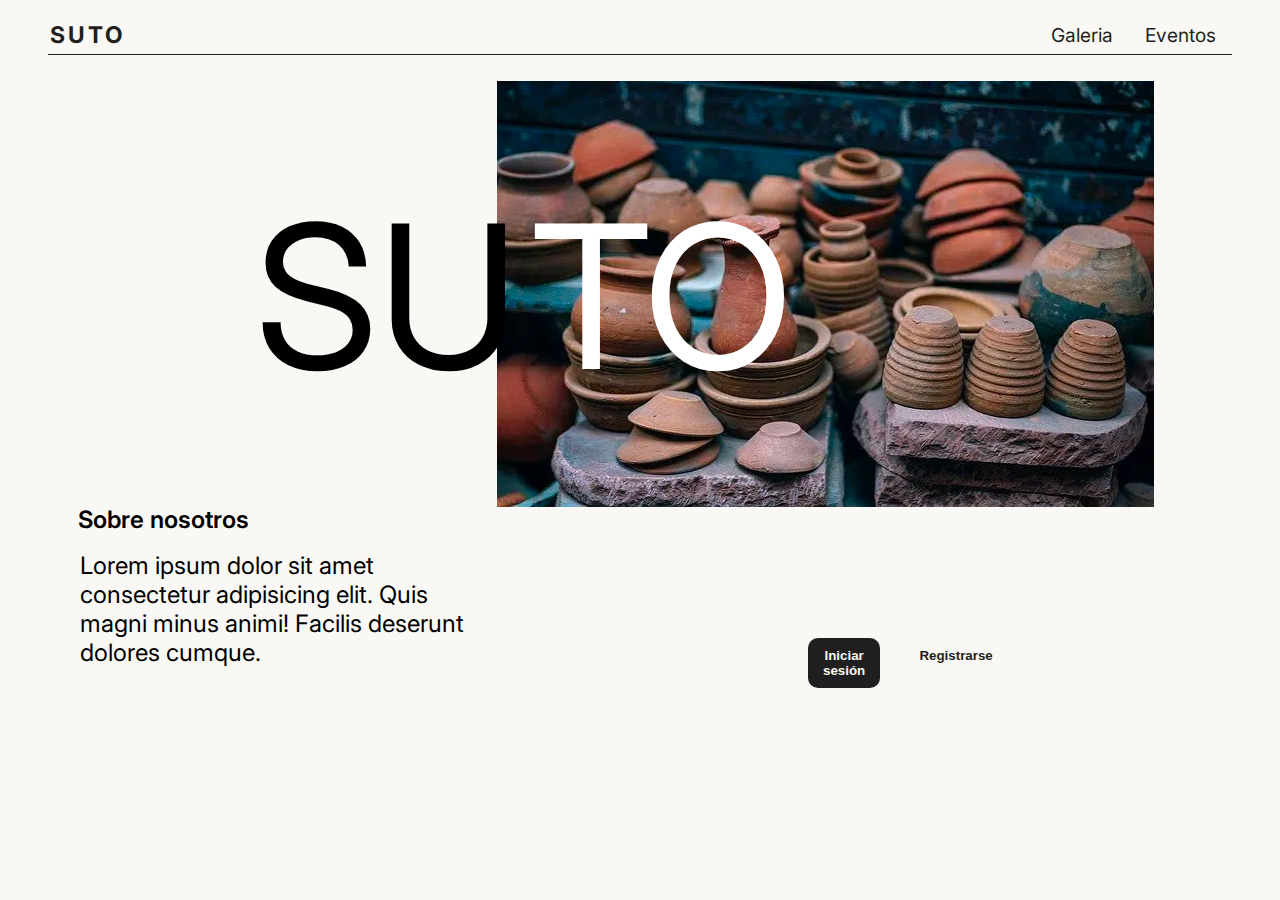
<file: index.html>
<!DOCTYPE html>
<html lang="en">
<head>
    <meta charset="UTF-8">
    <meta http-equiv="X-UA-Compatible" content="IE=edge">
    <meta name="viewport" content="width=device-width, initial-scale=1.0">
    <link rel="stylesheet" href="styles.css">
    <title>Suto</title>
</head>
<body>
    <header class="header">
        <div class="head_cont logo_nav">
            <a href="/index.html" class="logo"><b>SUTO</b></a>
            <nav class="navigation">
                <ul>
                    <li> <a href="/galeria.html">Galeria</a></li>
                    <li> <a href="/eventos.html">Eventos</a></li>
                </ul>
            </nav>
        </div>
    </header>
    <main class="indexBx">
        <div>
            <img class="imgIndex" src="/Imagenes/imgLogin/login.png" alt="Imagen de inicio">
        </div>
        <div class="text">
            <P class="su">SU</P>
        </div>
        <div class="text">
            <P class="to">TO</P>
        </div>
        <div>
            <h3 class="titulo">Sobre nosotros</h3>
        </div>
        <div>
            <p class="description">Lorem ipsum dolor sit amet consectetur adipisicing elit. Quis magni minus animi! Facilis deserunt dolores cumque.</p>
        </div>
        <div class="buttoms">
            <a href="/login.html"><button class="sign">Iniciar sesión</button></a>
            <button class="log">Registrarse</button>
        </div>


    </main>
</body>
</html>
</file>
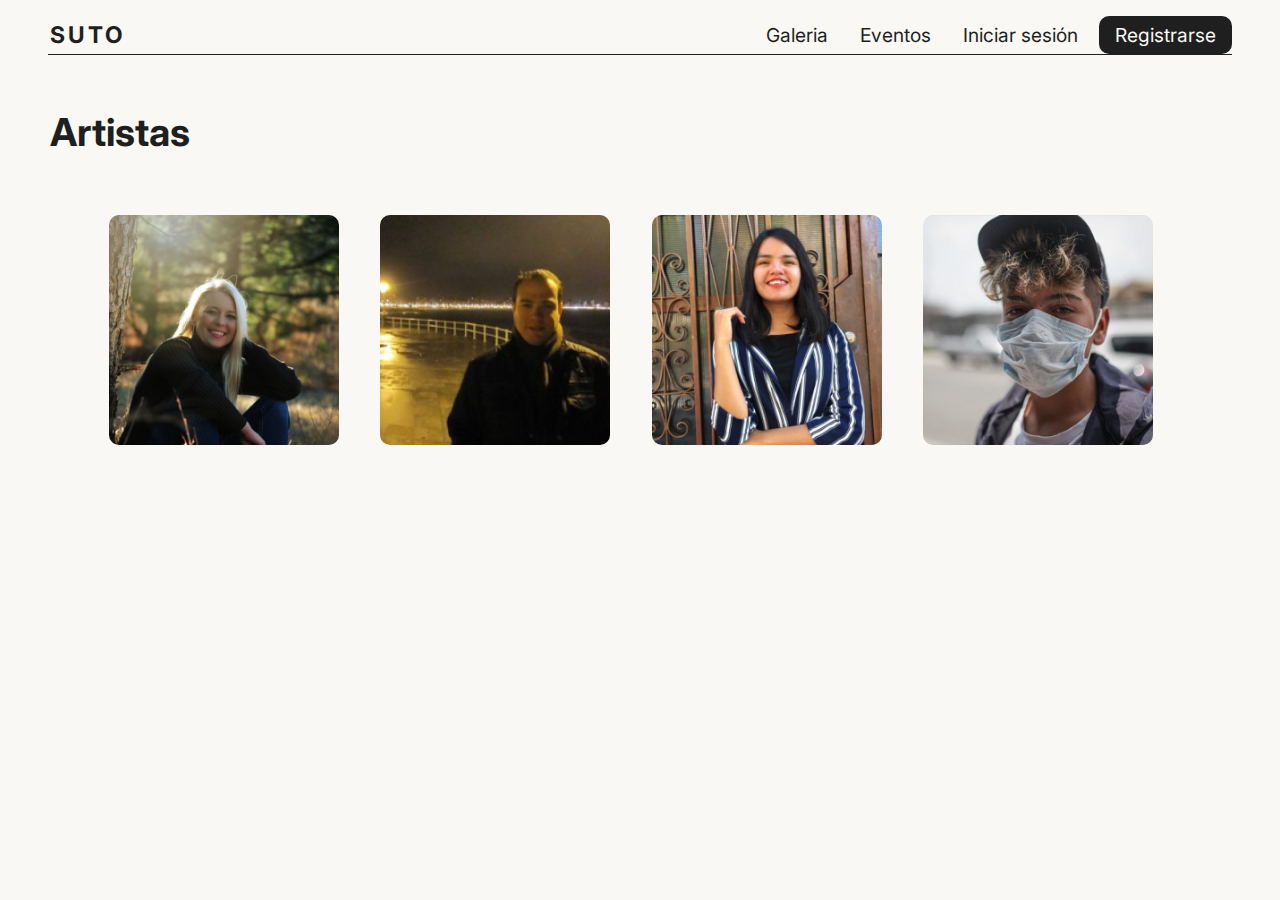
<file: artistas.html>
<!DOCTYPE html>
<html lang="en">
<head>
    <meta charset="UTF-8">
    <meta http-equiv="X-UA-Compatible" content="IE=edge">
    <meta name="viewport" content="width=device-width, initial-scale=1.0">
   <link rel="stylesheet" href="styles.css">
    <title>Galeria</title>
</head>
<body>
   <header class="header">
       <div class="head_cont logo_nav">
           <a href="#" class="logo"><b>SUTO</b></a>
           <span class="menu_icon">Ver menú</span>
           <nav class="navigation">
               <ul>
                   <li><a href="galeria.html">Galeria</a></li>
                   <li><a href="#">Eventos</a></li>
                   <div class="registro">
                        <li><a href="#">Iniciar sesión</a></li>
                        <li class="boton"><a href="">Registrarse</a></li>
                   </div>
                </ul>
           </nav>
       </div>
    </header>
    <main>
        <h1 class="title">Artistas</h1>
        <div class="container">
            <div class="card">
                <div class="imgBox">
                    <img src="Imagenes/ImgArt/primera.png" alt="Artista 1">
                </div>
            <div class="contentBox">
                <div class="content">
                    <h3>Laura Manrique</h3>
                    <p>Lorem ipsum dolor sit amet consectetur adipisicing elit. Non optio reiciendis quibusdam dolorum eveniet vitae aperiam delectus, corporis culpa recusandae veritatis doloremque </p>
                </div>
            </div>
            </div>

            <div class="card">
                <div class="imgBox">
                    <img src="Imagenes/ImgArt/Segunda.png" alt="Artista 2">
                </div>
            <div class="contentBox">
                <div class="content">
                    <h3>José Martinez</h3>
                    <p>Lorem ipsum dolor sit amet consectetur adipisicing elit. Non optio reiciendis quibusdam dolorum eveniet vitae aperiam delectus, corporis culpa recusandae veritatis doloremque </p>
                </div>
            </div>
            </div>

            <div class="card">
                <div class="imgBox">
                    <img src="Imagenes/ImgArt/Tercera.png" alt="Artista 3">
                </div>
            <div class="contentBox">
                <div class="content">
                    <h3>Maria Perez</h3>
                    <p>Lorem ipsum dolor sit amet consectetur adipisicing elit. Non optio reiciendis quibusdam dolorum eveniet vitae aperiam delectus, corporis culpa recusandae veritatis doloremque </p>
                </div>
            </div>
            </div>

            <div class="card">
                <div class="imgBox">
                    <img src="Imagenes/ImgArt/Cuarto.png" alt="Artista 4">
                </div>
            <div>
            <div class="contentBox">
                <div class="content">
                    <h3>Mike Morales</h3>
                    <p>Lorem ipsum dolor sit amet consectetur adipisicing elit. Non optio reiciendis quibusdam dolorum eveniet vitae aperiam delectus, corporis culpa recusandae veritatis doloremque </p>
                </div>
            </div>
            </div>
        </div>
    </main>
</body>
</file>
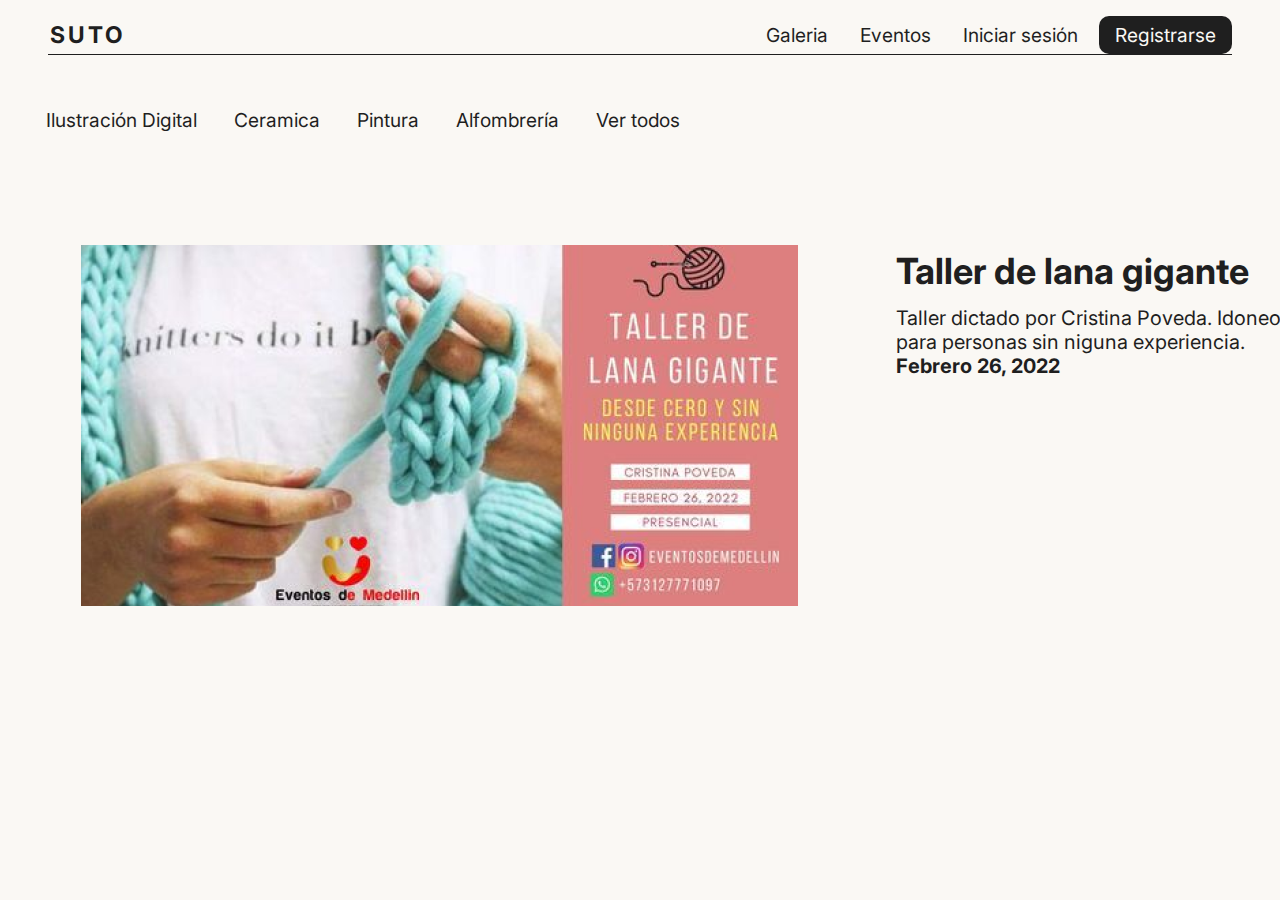
<file: eventos.html>
<!DOCTYPE html>
<html lang="en">
<head>
    <meta charset="UTF-8">
    <meta http-equiv="X-UA-Compatible" content="IE=edge">
    <meta name="viewport" content="width=device-width, initial-scale=1.0">
    <link rel="stylesheet" href="styles.css">
    <title>Eventos</title>
</head>
<body>
    <header class="header">
        <div class="head_cont logo_nav">
            <a href="index.html" class="logo"><b>SUTO</b></a>
            <nav class="navigation">
                <ul>
                    <li><a href="galeria.html">Galeria</a></li>
                    <li><a href="eventos.html">Eventos</a></li>
                    <div class="registro">
                         <li><a href="login.html">Iniciar sesión</a></li>
                         <li class="boton"><a href="">Registrarse</a></li>
                    </div>
                 </ul>
            </nav>
        </div>
     </header>
     <main>
        <nav class="navigationEv">
            <ul>
                <li><a href="#">Ilustración Digital</a></li>
                <li><a href="#">Ceramica</a></li>
                <li><a href="#">Pintura</a></li>
                <li><a href="#">Alfombrería</a></li>
                <li><a href="#">Ver todos</a></li>
                
             </ul>
        </nav>

        <div class='cartel'>
            <img src="/Imagenes/imgEnv/Taller.png" alt="">
        </div>
        <div>
            <h2 class="eventName">Taller de lana gigante</h2>
            <p class="eventDescr">Taller dictado por Cristina Poveda. Idoneo para personas sin niguna experiencia. <b>Febrero 26, 2022</b></p>
        </div>

     </main>


</body>
</file>
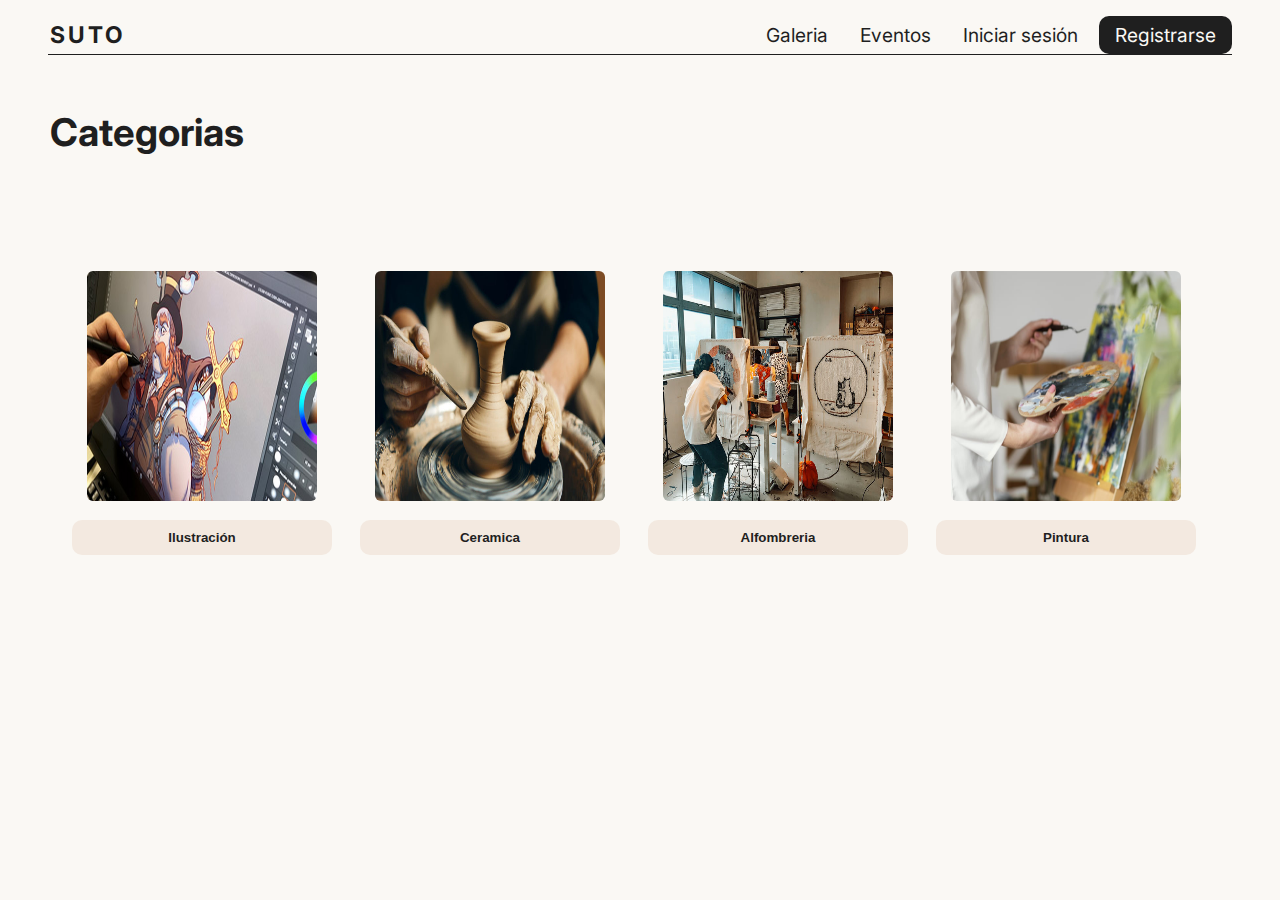
<file: galeria.html>
<!DOCTYPE html>
<html lang="en">
<head>
    <meta charset="UTF-8">
    <meta http-equiv="X-UA-Compatible" content="IE=edge">
    <meta name="viewport" content="width=device-width, initial-scale=1.0">
   <link rel="stylesheet" href="styles.css">
    <title>Galeria</title>
</head>
<body>
   <header class="header">
       <div class="head_cont logo_nav">
           <a href="index.html" class="logo"><b>SUTO</b></a>
           <span class="menu_icon">Ver menú</span>
           <nav class="navigation">
               <ul>
                   <li><a href="galeria.html">Galeria</a></li>
                   <li><a href="eventos.html">Eventos</a></li>
                   <div class="registro">
                        <li><a href="#">Iniciar sesión</a></li>
                        <li class="boton"><a href="">Registrarse</a></li>
                   </div>
                </ul>
           </nav>
       </div>
    </header>
    <main>
        <div class="cats_section">
            <h1 class="title">Categorias</h1>
                <div class="cont_box">
                    <div class="box"> <a href="/artistas.html"><img class="img_cat" src="Imagenes/imgCtg/ilst.jpg" alt=""><button>Ilustración</button></a></div>
                    <div class="box"> <a href="/artistas.html"><img class="img_cat" src="Imagenes/imgCtg/ceramica.jpg" alt=""><button>Ceramica</button></a></div>
                    <div class="box"> <a href="/artistas.html"><img class="img_cat" src="Imagenes/imgCtg/rugs.jpg" alt=""><button>Alfombreria</button></a></div>
                    <div class="box"> <a href="/artistas.html"><img class="img_cat" src="Imagenes/imgCtg/pintura.jpg" alt=""><button>Pintura</button></a></div>
                </div>
        </div>
    </main>
</body>
</file>
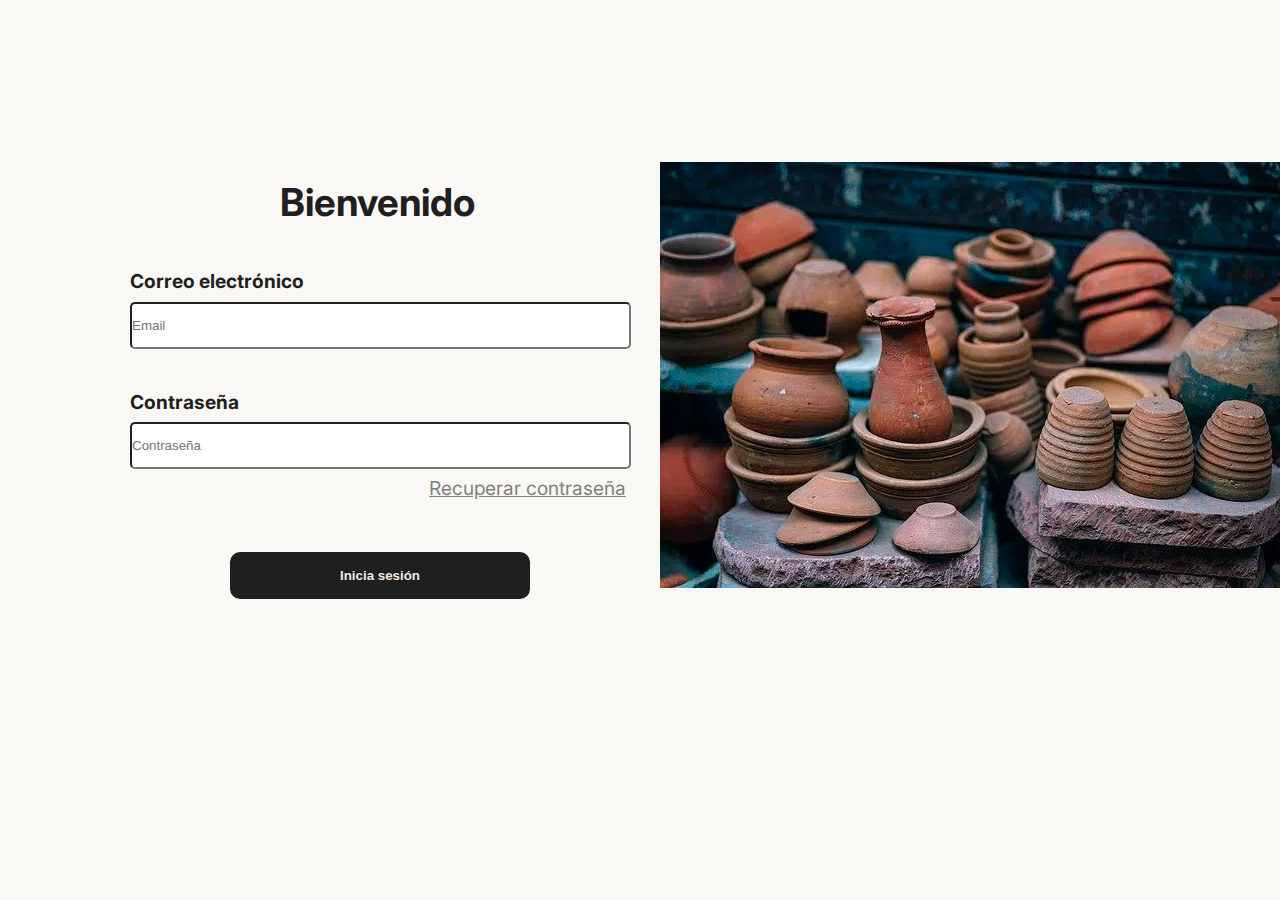
<file: login.html>
<!DOCTYPE html>
<html lang="en">
<head>
    <meta charset="UTF-8">
    <meta http-equiv="X-UA-Compatible" content="IE=edge">
    <meta name="viewport" content="width=device-width, initial-scale=1.0">
    <link rel="stylesheet" href="styles.css">
    <title>Inicia sesión</title>
</head>
<body>
	<div class="cont_log">
		<div class="titulo1">
			<h1>Bienvenido</h1>
		</div>
		<div>
			<p class="textCorr"><b>Correo electrónico</b></p>
			<input class="email" type="email" placeholder="Email" />
			<p class="textPass"><b>Contraseña</b></p>
			<input class="pass" type="Contraseña" placeholder="Contraseña" />
			<a class="forgPass" href="#">Recuperar contraseña</a>
			<button class="login">Inicia sesión</button>
		</div>
		<div class="imgLog">
			<img src="/Imagenes/imgLogin/login.png" alt="imagen de inicio"> 
		</div>
	</div>
	</div>


</body>
</html>
</file>
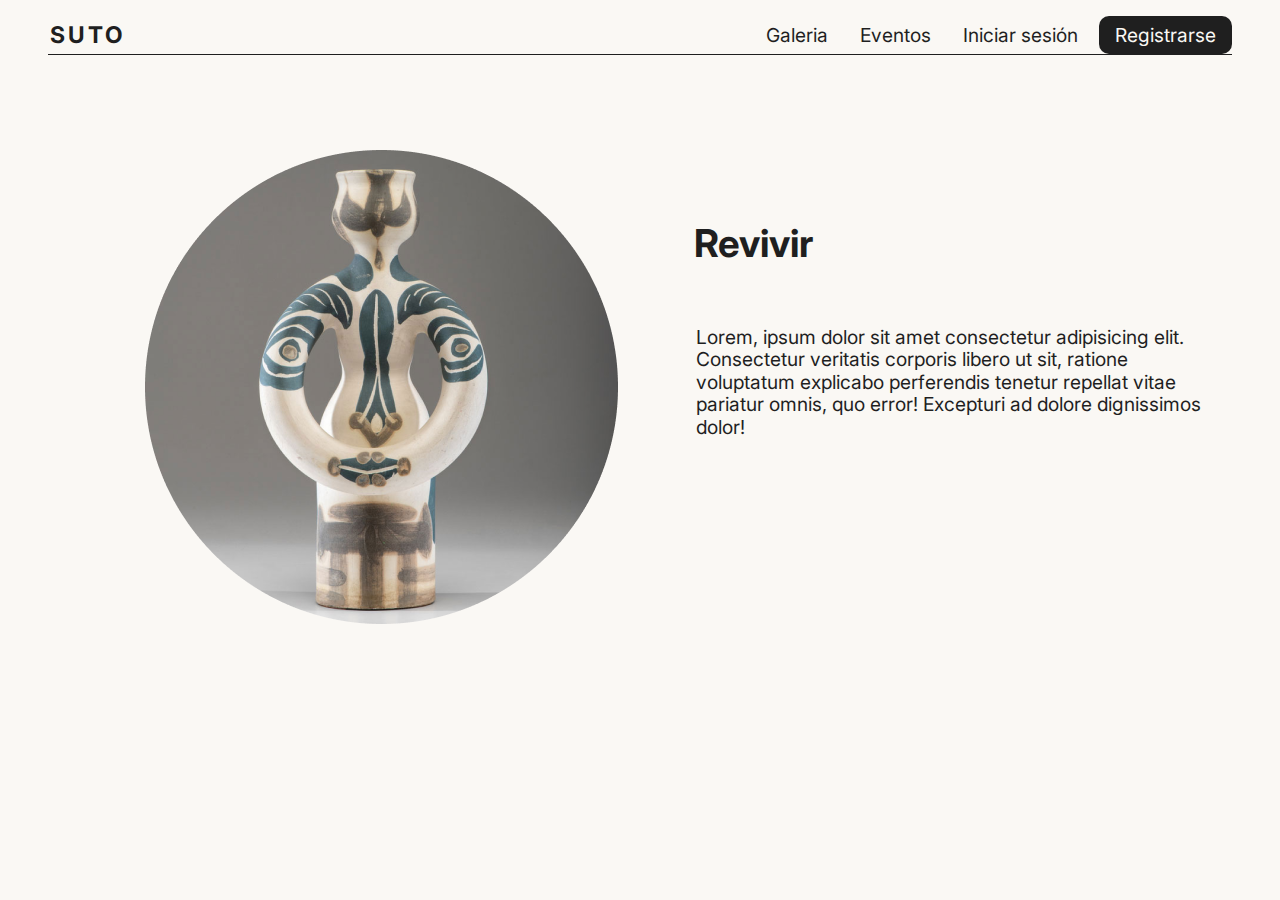
<file: obras.html>
<!DOCTYPE html>
<html lang="en">
<head>
    <meta charset="UTF-8">
    <meta http-equiv="X-UA-Compatible" content="IE=edge">
    <meta name="viewport" content="width=device-width, initial-scale=1.0">
    <link rel="stylesheet" href="styles.css">
    <title>Tienda</title>
</head>
<header class="header">
    <div class="head_cont logo_nav">
        <a href="#" class="logo"><b>SUTO</b></a>
        <span class="menu_icon">Ver menú</span>
        <nav class="navigation">
            <ul>
                <li><a href="galeria.html">Galeria</a></li>
                <li><a href="#">Eventos</a></li>
                <div class="registro">
                     <li><a href="#">Iniciar sesión</a></li>
                     <li class="boton"><a href="">Registrarse</a></li>
                </div>
             </ul>
        </nav>
    </div>
 </header>
<body>
    <section class="imgPrd">
        <img class="imgprd" src="/Imagenes/imgStore/Ceramica.png" alt="Ceramica">
    </section>
    <section class="descripcion">
        <div>
            <h1 class="nombres">Revivir</h1>
        </div>
        <div class="ddd">
            <p>Lorem, ipsum dolor sit amet consectetur adipisicing elit. Consectetur veritatis corporis libero ut sit, ratione voluptatum explicabo perferendis tenetur repellat vitae pariatur omnis, quo error! Excepturi ad dolore dignissimos dolor!</p>
        </div>

    </section>
    
</body>
</html>
</file>
<file: styles.css>
@import url('https://fonts.googleapis.com/css2?family=Inter&display=swap');

*{
    margin: 0;
    padding: 0;
    box-sizing: border-box;
}

body{
    background-color: #FAF8F4 ; 
    font-family:  'Inter', sans-serif;
    color: #1f1f1f;
    font-size: 1.2rem;
    line-height: 1.4rem;
    margin: 0;
    text-decoration: none;
   
}
.head_cont{
    width: 100;
    max-width: 1200px;
    margin: 0 auto;
    border-bottom: 1px solid #1f1f1f;
    display: flex;
    justify-content: space-between;
}
.header{
    color: #1f1f1f;
    padding: 1rem 3rem;
    text-decoration: none;
    
}
    .header a{
    color: #1f1f1f;
    text-decoration: none;
    }
.logo{
    letter-spacing: 3px;
    font-size: 1.2em;
    padding: 2px;

}
.menu_icon{
    display: none;
    cursor: pointer;
}
.logo_nav{
    display: flex;
    justify-content: space-between;
    align-items: center;
    text-decoration: none;
    flex-wrap: wrap;
}
.boton{
    background-color: #1f1f1f;
    border-radius: 10px;
}
.boton a{
    color: #FAF8F4;
}
.navigation ul{
    margin: 0;
    padding: 0;
    list-style: none;
    text-decoration: none;
    display: flex;
}
.navigation ul li{
    display: inline-block;
}
.navigation ul li a{
    display: block;
    padding: 0.5rem 1rem;
    transition: all 0.4s linear;
}
.navigation ul li a:hover{
    color: #9D6A89;
}

.navigationEv{
    margin: 0;
    padding: 30px;
    list-style: none;
    text-decoration: none;
    display: flex;
}
.navigationEv li {
    display: inline-block;
}
.navigationEv li a{
    display: block;
    padding: 0.5rem 1rem;
    transition: all 0.4s linear;
    color: #1f1f1f;
    text-decoration: none;
}


/* de aqui para arriba es navbar*/

.title{
    margin: 10px ;
    padding: 40px ;
    width: 10px;
        
}
.cont_box{  
    height: 100%;
    width: 90%;
    margin:70px;
    display: flex;

}
.box{
    margin: 2px; 
    height: 85%;
    
}
.img_cat{
    margin: 15px;
    height: 230px;
    width: 230px;
    border-radius: 6px;
}
button{
    background: #F3E9E0;
    border: none;
    color: #1f1f1f;
    padding: 10px;
    width: 260px;
    font-weight: 600;
    cursor: pointer;
    border-radius: 10px;
}
/* Hover  ⬇ */
.container{
    position: relative;
    display:flex;
    justify-content: center;
    align-items: center;
    flex-wrap: wrap;
    max-width: 1100px;
    left: 81px;
}
.container .card{
    position: relative;
    width: 230px;
    height: 230px;
    margin: 1.3rem;
    overflow: hidden ;
    
}
.container .card .imgBox
.container .card .contentBox{
    position: absolute;
    top: 0;
    left: 0;
    width: 100%;
    height: 100%;
}
.container .card .imgBox img{
    position: absolute;
    top: 0;
    left: 0;
    width: 100%;
    height: 100%;
    object-fit: cover;
    border-radius: 10px;
}
.container .card .contentBox::before{
    content:'';
    position: absolute;
    top: 0;
    left: 0;
    width: 100%;
    height: 100%;
    background: #FAF8F4;
    transform: scaleX(0);
    transition: transform 0.5s ease-in-out;
    transform-origin: right;
    transition-delay: 0.5s;
}
.container .card:hover .contentBox::before{
    transform: scaleX(1);
    transition: transform 0.5s ease-in-out;
    transform-origin: left;
    transition-delay: 0s;
}
.container .card .contentBox{
    display: flex;
    justify-content: center;
    align-items: center;
}
.container .card .contentBox .content{
   position: relative;
   padding: 30px;
   z-index: 1;
   transition: 0.5s;
   transform: translate(-300px);
   transition-delay: 0s;
}
.container .card:hover .contentBox .content{
    transform: translate(0px);
    transition-delay: 0.5s;
}
.container .card:hover .contentBox .content h3{
    font-size: 1.3em;
    text-transform: uppercase;
    letter-spacing: 1px;
}
.container .card:hover .contentBox .content p{
    font-size: 1em;
    line-height: 1.4em;
    font-weight: 300;
}

/* Cartel  ⬇ */
.cartel{
    position: absolute;
    width: 717px;
    height: 361px;
    left: 81px;
    top: 245px;
}
.eventName{    
    position: absolute;
    width: 390px;
    height: 41px;
    left: 896px;
    top: 245px;
    font-style: normal;
    font-weight: 700;
    font-size: 36px;
    line-height: 52px;
}
.eventDescr{
    position: absolute;
    width: 390px;
    height: 67px;
    left: 896px;
    top: 306px;
    font-style: normal;
    font-weight: 400;
    font-size: 20px;
    line-height: 24px;
}
/*  index ⬇ */

.indexBx{
    margin: 10px 3rem ;
    width: 57.5em;
    height: 426px;
    
}
.imgIndex{
    position: absolute;
    width: 657px;
    height: 426px;
    left: 25.9em;
}
.su{
    position: absolute;
    width: 603px;
    height: 227px;
    left: 255px;
    top: 175px;

    font-family: 'Inter';
    font-style: normal;
    font-weight: 400;
    font-size: 200px;
    line-height: 242px;

    color: #000000;
}

.to{
    position: absolute;
    width: 603px;
    height: 227px;
    left: 530px;
    top: 175px;
    
    font-family: 'Inter';
    font-style: normal;
    font-weight: 400;
    font-size: 200px;
    line-height: 242px;
    
    color: #FFFFFF;
}
.titulo{
    position: absolute;
    width: 190px;
    height: 26px;
    left: 78px;
    top: 505px;

    font-family: 'Inter';
    font-style: normal;
    font-weight: 600;
    font-size: 24px;
    line-height: 29px;

    color: #000000;

}
.description{
    position: absolute;
    width: 385px;
    height: 151px;
    left: 80px;
    top: 551px;

    font-family: 'Inter';
    font-style: normal;
    font-weight: 400;
    font-size: 24px;
    line-height: 29px;
    color: #000000;
}
.buttoms{
    height: 50px;
    width: 240px;
    padding: 3px;
    position: absolute;
    left:50rem;
    top: 630px;
    display: flex;
}
.log{
    background: #FAF8F4;
    border: none;
    color: #1f1f1f;
    padding: 10px;
    width: 100%;
    font-weight: 600;
    cursor: pointer;
    margin: 5px;
}
.sign{
    background: #1F1F1F;
    border: none;
    color: #FAF8F4;
    padding: 10px;
    font-weight: 600;
    cursor: pointer;
    margin: 5px;
    width: 100%;
}
/*  index ⬇ */

.cont_log{
    box-sizing: border-box;
    position: absolute;
    width: 615px;
    height: 618px;
    left: 100px;
    top: 72px;
    
}
.titulo1{
    position: absolute;
    height: 29px;
    width: 172px;
    left: 180px;
    top: 119px;
}
.email{
    display: flex;
    flex-direction: column;
    align-items: flex-start;
    padding: 0px;
    gap: 2px;
    border-radius: 5px;

    position: absolute;
    width: 501px;
    height: 47px;
    left: 30px;
    top: 230px;
}
.pass{
    display: flex;
    flex-direction: column;
    align-items: flex-start;
    padding: 0px;
    gap: 2px;

    position: absolute;
    width: 501px;
    height: 47px;
    left: 30px;
    top: 350px;
    border-radius: 5px;
}
.textCorr{
    position: absolute;
    width: 501px;
    height: 47px;
    left: 30px;
    top: 198px;
}
.textPass{
    position: absolute;
    width: 501px;
    height: 47px;
    left: 30px;
    top: 319px;
}
.forgPass{
    position: absolute;
    width: 501px;
    height: 47px;
    left: 329px;
    top: 405px;
    color: grey;
}
.login{
    position: absolute;
    width: 300px;
    height: 47px;
    left: 130px;
    top: 480px;
    background-color: #1F1F1F;
    color: #F3E9E0;    
}
.imgLog{
    position: absolute;
    width: 100px;
    height: 600px;
    left: 560px;
    top: 90px;
}
.imgPrd{
    position: absolute;
    width: 473px;
    height: 474px;
    left: 145px;
    top: 150px;
}
.ddd{
    position: absolute;
    width: 509px;
    height: 75px;
    left: 696px;
    top: 326px;
}
.nombres{
    position: absolute;
    width: 186px;
    height: 53px;
    left: 694px;
    top: 232px;
    border-color: #000000;
}
</file>
